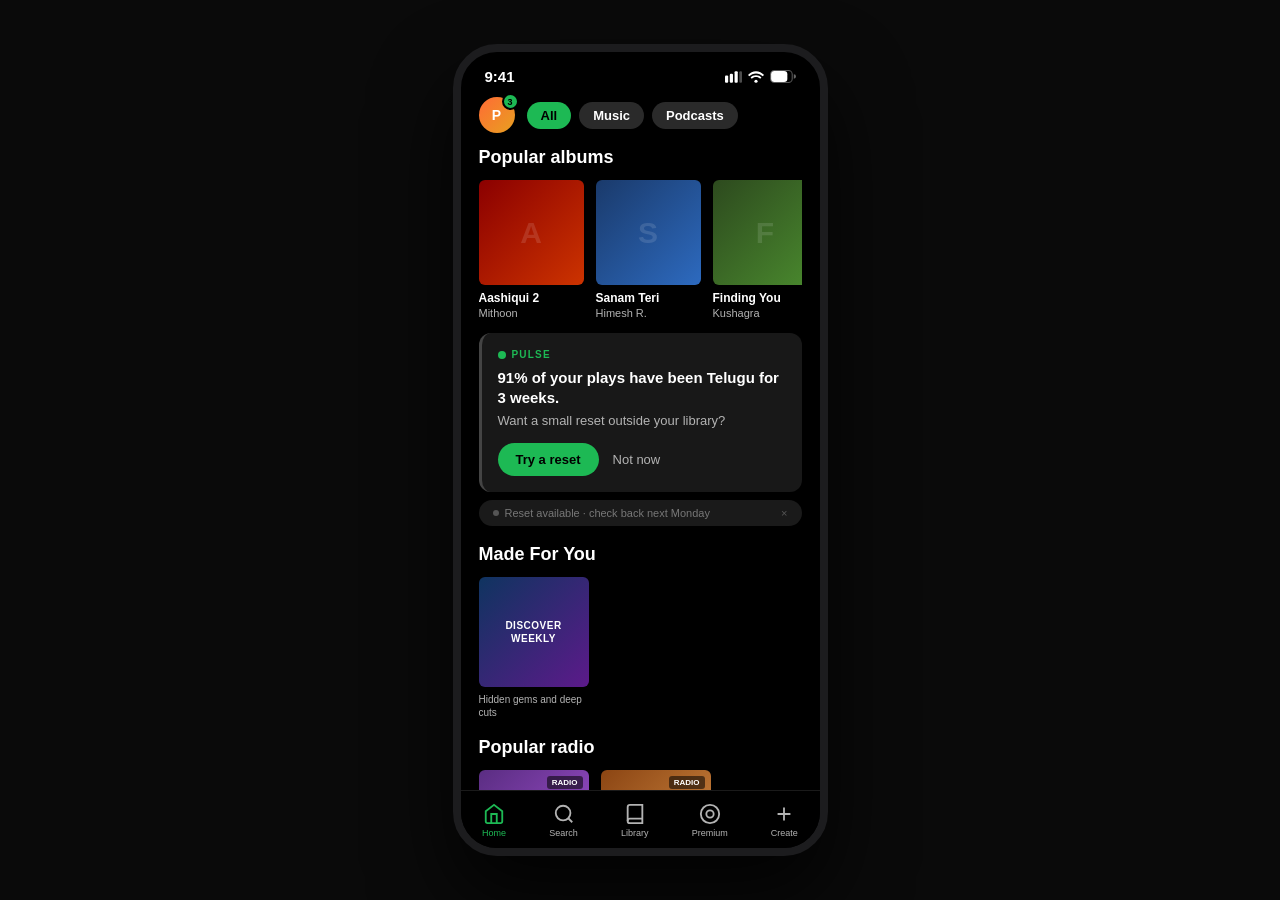
<file: doc/mockups/screen1-home-nudge.html>
<!DOCTYPE html>
<html lang="en">
<head>
<meta charset="UTF-8">
<title>Pulse — Screen 1</title>
<style>
* { margin:0; padding:0; box-sizing:border-box; }
body { background:#0a0a0a; display:flex; justify-content:center; align-items:center; min-height:100vh; font-family:-apple-system,BlinkMacSystemFont,'Segoe UI',sans-serif; padding:40px; }
.phone { width:375px; height:812px; background:#000; border-radius:44px; overflow:hidden; border:8px solid #1c1c1e; box-shadow:0 40px 80px rgba(0,0,0,0.8); display:flex; flex-direction:column; }
.content { flex:1; overflow:hidden; }
.status-bar { padding:16px 24px 0; display:flex; justify-content:space-between; align-items:center; }
.time { color:#fff; font-size:15px; font-weight:600; }
.status-icons { display:flex; gap:6px; align-items:center; }
.top-row { padding:12px 18px 8px; display:flex; align-items:center; gap:12px; }
.avatar-wrap { position:relative; flex-shrink:0; }
.avatar { width:36px; height:36px; border-radius:50%; background:linear-gradient(135deg,#ff6b35,#e8a020); display:flex; align-items:center; justify-content:center; color:#fff; font-size:14px; font-weight:700; }
.badge { position:absolute; top:-4px; right:-4px; background:#1DB954; border-radius:50%; width:17px; height:17px; display:flex; align-items:center; justify-content:center; color:#000; font-size:9px; font-weight:800; border:2px solid #000; }
.pills { display:flex; gap:8px; }
.pill { padding:6px 14px; border-radius:20px; font-size:13px; font-weight:600; }
.pill.active { background:#1DB954; color:#000; font-weight:700; }
.pill.inactive { background:#2A2A2A; color:#fff; }
.section { padding:6px 18px 0; }
.section-title { color:#fff; font-size:18px; font-weight:700; margin-bottom:12px; }
.albums-row { display:flex; gap:12px; overflow:hidden; }
.album { flex-shrink:0; width:105px; }
.album-art { width:105px; height:105px; border-radius:6px; display:flex; align-items:center; justify-content:center; }
.album-art span { color:rgba(255,255,255,0.12); font-size:30px; font-weight:900; }
.album-title { color:#fff; font-size:12px; font-weight:700; margin:6px 0 2px; line-height:1.2; }
.album-artist { color:#B3B3B3; font-size:11px; }
.pulse-card { margin:14px 18px 0; background:#181818; border-radius:12px; padding:16px; border-left:3px solid #444; }
.pulse-label { display:flex; align-items:center; gap:6px; margin-bottom:8px; }
.green-dot { width:8px; height:8px; border-radius:50%; background:#1DB954; }
.pulse-brand { color:#1DB954; font-size:10px; font-weight:800; letter-spacing:1.2px; }
.pulse-title { color:#fff; font-size:15px; font-weight:700; margin-bottom:5px; line-height:1.3; }
.pulse-sub { color:#B3B3B3; font-size:13px; margin-bottom:12px; line-height:1.4; }
.pulse-btns { display:flex; align-items:center; gap:14px; }
.btn-primary { background:#1DB954; color:#000; border:none; padding:9px 18px; border-radius:20px; font-size:13px; font-weight:800; }
.btn-secondary { color:#B3B3B3; font-size:13px; background:none; border:none; }
.dismiss-pill { margin:8px 18px 0; background:#1a1a1a; border-radius:20px; padding:7px 14px; display:flex; align-items:center; justify-content:space-between; }
.made-for { padding:18px 18px 0; }
.discover-art { width:110px; height:110px; border-radius:6px; background:linear-gradient(135deg,#0f3460,#5c1a8a); display:flex; flex-direction:column; align-items:center; justify-content:center; gap:2px; }
.discover-art span { color:#fff; font-size:10px; font-weight:700; letter-spacing:.5px; }
.discover-sub { color:#B3B3B3; font-size:10px; margin-top:6px; line-height:1.3; width:110px; }
.radio-section { padding:18px 18px 0; }
.radio-row { display:flex; gap:12px; }
.radio-tile { width:110px; height:74px; border-radius:6px; display:flex; align-items:flex-start; justify-content:flex-end; padding:6px; }
.radio-badge { background:rgba(0,0,0,0.55); color:#fff; font-size:8px; font-weight:700; padding:2px 5px; border-radius:3px; }
.coach-mark { margin:18px 12px 0; background:#181818; border-radius:10px; padding:11px 14px; border:1px solid #333; position:relative; }
.coach-arrow { position:absolute; top:-7px; left:44px; width:12px; height:12px; background:#181818; border-top:1px solid #333; border-left:1px solid #333; transform:rotate(45deg); }
.coach-text { color:#fff; font-size:10px; line-height:1.5; margin-bottom:4px; }
.coach-close { color:#B3B3B3; font-size:10px; }
.bottom-nav { background:#000; padding:12px 0 10px; display:flex; justify-content:space-around; align-items:center; border-top:0.5px solid #1a1a1a; flex-shrink:0; }
.nav-item { display:flex; flex-direction:column; align-items:center; gap:3px; }
</style>
</head>
<body>
<div class="phone">
  <div class="content">
    <div class="status-bar">
      <span class="time">9:41</span>
      <div class="status-icons">
        <svg width="17" height="12" viewBox="0 0 16 11" fill="white"><rect x="0" y="4" width="3" height="7" rx="1"/><rect x="4.5" y="2.5" width="3" height="8.5" rx="1"/><rect x="9" y="0" width="3" height="11" rx="1"/><rect x="13.5" y="0" width="2.5" height="11" rx="1" opacity="0.3"/></svg>
        <svg width="16" height="12" viewBox="0 0 15 11" fill="white"><path d="M7.5 2.2C5 2.2 2.8 3.2 1.2 4.9L0 3.7C2 1.4 4.6 0 7.5 0s5.5 1.4 7.5 3.7l-1.2 1.2C12.2 3.2 10 2.2 7.5 2.2z"/><path d="M7.5 5.5c-1.5 0-2.9.6-3.9 1.6L2.4 5.9C3.7 4.6 5.5 3.8 7.5 3.8s3.8.8 5.1 2.1l-1.2 1.2C10.4 6.1 9 5.5 7.5 5.5z"/><circle cx="7.5" cy="9.5" r="1.5"/></svg>
        <svg width="26" height="13" viewBox="0 0 24 12" fill="none"><rect x="0.5" y="0.5" width="20" height="11" rx="3.5" stroke="white" stroke-opacity="0.35"/><rect x="1" y="1" width="15" height="10" rx="3" fill="white"/><path d="M22 4v4a2 2 0 000-4z" fill="white" opacity="0.4"/></svg>
      </div>
    </div>
    <div class="top-row">
      <div class="avatar-wrap"><div class="avatar">P</div><div class="badge">3</div></div>
      <div class="pills">
        <span class="pill active">All</span>
        <span class="pill inactive">Music</span>
        <span class="pill inactive">Podcasts</span>
      </div>
    </div>
    <div class="section">
      <p class="section-title">Popular albums</p>
      <div class="albums-row">
        <div class="album"><div class="album-art" style="background:linear-gradient(135deg,#8B0000,#cc3300)"><span>A</span></div><p class="album-title">Aashiqui 2</p><p class="album-artist">Mithoon</p></div>
        <div class="album"><div class="album-art" style="background:linear-gradient(135deg,#1a3a6b,#2d6abf)"><span>S</span></div><p class="album-title">Sanam Teri</p><p class="album-artist">Himesh R.</p></div>
        <div class="album"><div class="album-art" style="background:linear-gradient(135deg,#2d4a1e,#4a8a2e)"><span>F</span></div><p class="album-title">Finding You</p><p class="album-artist">Kushagra</p></div>
      </div>
    </div>
    <div class="pulse-card">
      <div class="pulse-label"><div class="green-dot"></div><span class="pulse-brand">PULSE</span></div>
      <p class="pulse-title">91% of your plays have been Telugu for 3 weeks.</p>
      <p class="pulse-sub">Want a small reset outside your library?</p>
      <div class="pulse-btns"><button class="btn-primary">Try a reset</button><button class="btn-secondary">Not now</button></div>
    </div>
    <div class="dismiss-pill">
      <span style="color:#777;font-size:11px;display:flex;align-items:center;gap:6px"><span style="width:6px;height:6px;border-radius:50%;background:#555;display:inline-block"></span>Reset available · check back next Monday</span>
      <span style="color:#555;font-size:11px">×</span>
    </div>
    <div class="made-for">
      <p class="section-title">Made For You</p>
      <div><div class="discover-art"><span>DISCOVER</span><span>WEEKLY</span></div><p class="discover-sub">Hidden gems and deep cuts</p></div>
    </div>
    <div class="radio-section">
      <p class="section-title">Popular radio</p>
      <div class="radio-row">
        <div class="radio-tile" style="background:linear-gradient(135deg,#5a2d82,#9b4dca)"><span class="radio-badge">RADIO</span></div>
        <div class="radio-tile" style="background:linear-gradient(135deg,#8B4513,#cd853f)"><span class="radio-badge">RADIO</span></div>
      </div>
    </div>
    <div class="coach-mark">
      <div class="coach-arrow"></div>
      <p class="coach-text"><span style="color:#1DB954;font-weight:700">Pulse</span> notices when you get stuck on one thing for 3 weeks. It never touches your existing library.</p>
      <span class="coach-close">Got it</span>
    </div>
  </div>
  <div class="bottom-nav">
    <div class="nav-item"><svg width="22" height="22" viewBox="0 0 24 24" fill="none" stroke="#1DB954" stroke-width="2"><path d="M3 9l9-7 9 7v11a2 2 0 01-2 2H5a2 2 0 01-2-2z"/><polyline points="9 22 9 12 15 12 15 22"/></svg><span style="color:#1DB954;font-size:9px">Home</span></div>
    <div class="nav-item"><svg width="22" height="22" viewBox="0 0 24 24" fill="none" stroke="#B3B3B3" stroke-width="2"><circle cx="11" cy="11" r="8"/><line x1="21" y1="21" x2="16.65" y2="16.65"/></svg><span style="color:#B3B3B3;font-size:9px">Search</span></div>
    <div class="nav-item"><svg width="22" height="22" viewBox="0 0 24 24" fill="none" stroke="#B3B3B3" stroke-width="2"><path d="M4 19.5A2.5 2.5 0 016.5 17H20"/><path d="M6.5 2H20v20H6.5A2.5 2.5 0 014 19.5v-15A2.5 2.5 0 016.5 2z"/></svg><span style="color:#B3B3B3;font-size:9px">Library</span></div>
    <div class="nav-item"><svg width="22" height="22" viewBox="0 0 24 24" fill="none" stroke="#B3B3B3" stroke-width="2"><circle cx="12" cy="12" r="10"/><circle cx="12" cy="12" r="4"/></svg><span style="color:#B3B3B3;font-size:9px">Premium</span></div>
    <div class="nav-item"><svg width="22" height="22" viewBox="0 0 24 24" fill="none" stroke="#B3B3B3" stroke-width="2"><line x1="12" y1="5" x2="12" y2="19"/><line x1="5" y1="12" x2="19" y2="12"/></svg><span style="color:#B3B3B3;font-size:9px">Create</span></div>
  </div>
</div>
</body>
</html>
</file>
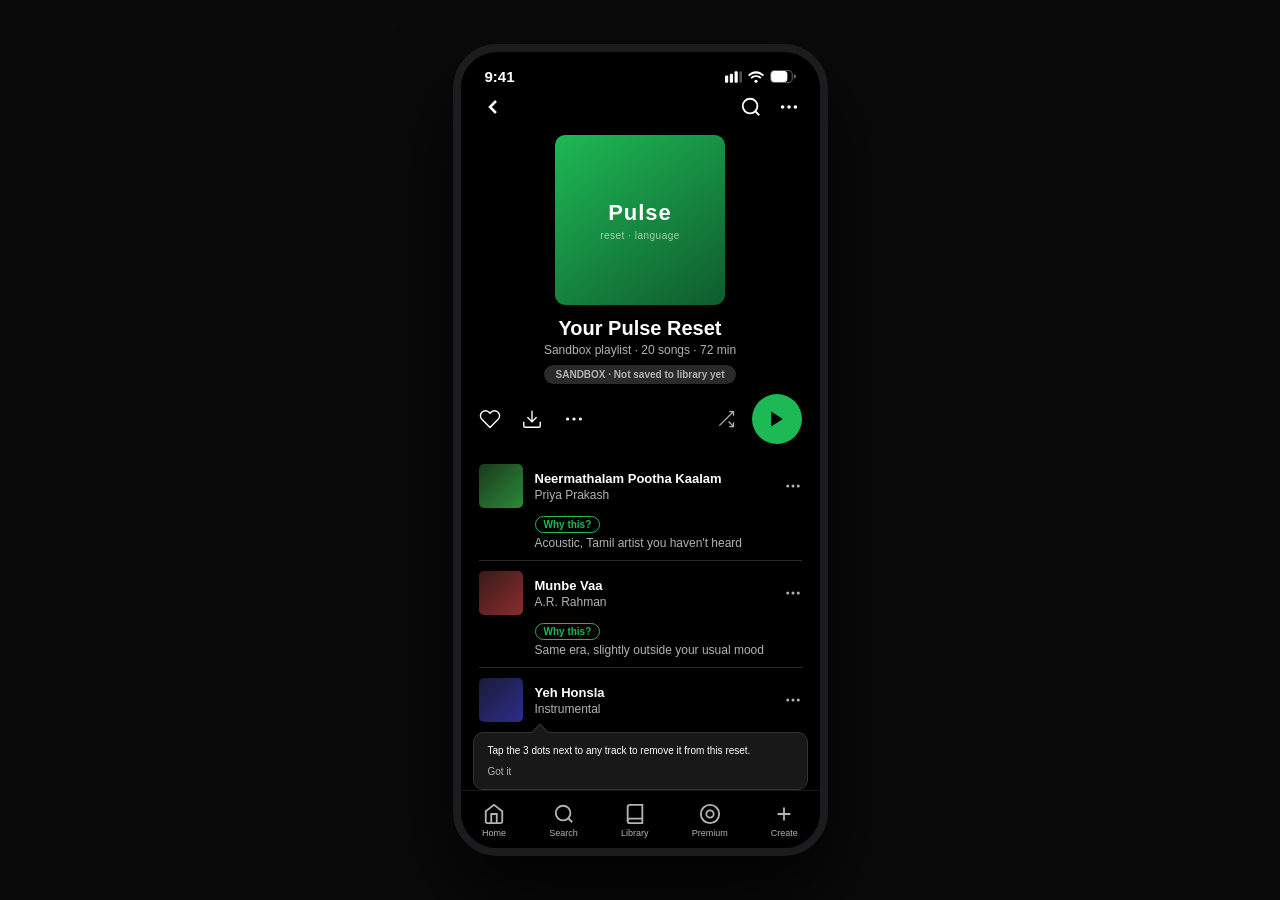
<file: doc/mockups/screen2-sandbox-playlist.html>
<!DOCTYPE html>
<html lang="en">
<head>
<meta charset="UTF-8">
<title>Pulse — Screen 2</title>
<style>
* { margin:0; padding:0; box-sizing:border-box; }
body { background:#0a0a0a; display:flex; justify-content:center; align-items:center; min-height:100vh; font-family:-apple-system,BlinkMacSystemFont,'Segoe UI',sans-serif; padding:40px; }
.phone { width:375px; height:812px; background:#000; border-radius:44px; overflow:hidden; border:8px solid #1c1c1e; box-shadow:0 40px 80px rgba(0,0,0,0.8); display:flex; flex-direction:column; }
.content { flex:1; overflow:hidden; display:flex; flex-direction:column; }
.status-bar { padding:16px 24px 0; display:flex; justify-content:space-between; align-items:center; flex-shrink:0; }
.time { color:#fff; font-size:15px; font-weight:600; }
.status-icons { display:flex; gap:6px; align-items:center; }
.nav-row { padding:10px 20px 0; display:flex; justify-content:space-between; align-items:center; flex-shrink:0; }
.playlist-header { padding:16px 18px 10px; display:flex; flex-direction:column; align-items:center; flex-shrink:0; }
.cover-art { width:170px; height:170px; border-radius:10px; background:linear-gradient(145deg,#1DB954,#0F5C2E); display:flex; flex-direction:column; align-items:center; justify-content:center; gap:4px; margin-bottom:12px; }
.cover-art .wordmark { color:#fff; font-size:22px; font-weight:800; letter-spacing:1px; }
.cover-art .sub { color:rgba(255,255,255,0.6); font-size:10px; letter-spacing:.5px; }
.playlist-title { color:#fff; font-size:20px; font-weight:800; margin-bottom:3px; }
.playlist-meta { color:#B3B3B3; font-size:12px; margin-bottom:8px; }
.sandbox-pill { background:#2A2A2A; color:#B3B3B3; font-size:10px; font-weight:600; padding:4px 12px; border-radius:20px; }
.action-row { padding:0 18px 10px; display:flex; justify-content:space-between; align-items:center; flex-shrink:0; }
.action-left { display:flex; gap:20px; align-items:center; }
.action-right { display:flex; gap:16px; align-items:center; }
.play-btn { width:50px; height:50px; border-radius:50%; background:#1DB954; display:flex; align-items:center; justify-content:center; }
.tracks { padding:0 18px; flex:1; overflow:hidden; }
.track-row { padding:10px 0; border-bottom:0.5px solid #2A2A2A; }
.track-row:last-child { border-bottom:none; }
.track-main { display:flex; align-items:center; gap:12px; }
.track-art { width:44px; height:44px; border-radius:5px; flex-shrink:0; }
.track-info { flex:1; min-width:0; }
.track-name { color:#fff; font-size:13px; font-weight:700; margin-bottom:2px; white-space:nowrap; overflow:hidden; text-overflow:ellipsis; }
.track-artist { color:#B3B3B3; font-size:12px; }
.track-why { margin-top:6px; padding-left:56px; }
.why-chip { border:1px solid #1DB954; color:#1DB954; font-size:10px; font-weight:700; padding:2px 8px; border-radius:10px; display:inline-block; margin-bottom:3px; }
.why-text { color:#B3B3B3; font-size:12px; }
.coach-mark { margin:10px 12px 0; background:#181818; border-radius:10px; padding:10px 14px; border:1px solid #333; position:relative; flex-shrink:0; }
.coach-arrow { position:absolute; top:-7px; left:60px; width:12px; height:12px; background:#181818; border-top:1px solid #333; border-left:1px solid #333; transform:rotate(45deg); }
.coach-text { color:#fff; font-size:10px; line-height:1.5; margin-bottom:3px; }
.coach-close { color:#B3B3B3; font-size:10px; }
.bottom-nav { background:#000; padding:12px 0 10px; display:flex; justify-content:space-around; align-items:center; border-top:0.5px solid #1a1a1a; flex-shrink:0; }
.nav-item { display:flex; flex-direction:column; align-items:center; gap:3px; }
</style>
</head>
<body>
<div class="phone">
  <div class="content">
    <div class="status-bar">
      <span class="time">9:41</span>
      <div class="status-icons">
        <svg width="17" height="12" viewBox="0 0 16 11" fill="white"><rect x="0" y="4" width="3" height="7" rx="1"/><rect x="4.5" y="2.5" width="3" height="8.5" rx="1"/><rect x="9" y="0" width="3" height="11" rx="1"/><rect x="13.5" y="0" width="2.5" height="11" rx="1" opacity="0.3"/></svg>
        <svg width="16" height="12" viewBox="0 0 15 11" fill="white"><path d="M7.5 2.2C5 2.2 2.8 3.2 1.2 4.9L0 3.7C2 1.4 4.6 0 7.5 0s5.5 1.4 7.5 3.7l-1.2 1.2C12.2 3.2 10 2.2 7.5 2.2z"/><path d="M7.5 5.5c-1.5 0-2.9.6-3.9 1.6L2.4 5.9C3.7 4.6 5.5 3.8 7.5 3.8s3.8.8 5.1 2.1l-1.2 1.2C10.4 6.1 9 5.5 7.5 5.5z"/><circle cx="7.5" cy="9.5" r="1.5"/></svg>
        <svg width="26" height="13" viewBox="0 0 24 12" fill="none"><rect x="0.5" y="0.5" width="20" height="11" rx="3.5" stroke="white" stroke-opacity="0.35"/><rect x="1" y="1" width="15" height="10" rx="3" fill="white"/><path d="M22 4v4a2 2 0 000-4z" fill="white" opacity="0.4"/></svg>
      </div>
    </div>
    <div class="nav-row">
      <svg width="24" height="24" viewBox="0 0 24 24" fill="none" stroke="white" stroke-width="2.5"><polyline points="15 18 9 12 15 6"/></svg>
      <div style="display:flex;gap:16px">
        <svg width="22" height="22" viewBox="0 0 24 24" fill="none" stroke="white" stroke-width="2"><circle cx="11" cy="11" r="8"/><line x1="21" y1="21" x2="16.65" y2="16.65"/></svg>
        <svg width="22" height="22" viewBox="0 0 24 24" fill="none" stroke="white" stroke-width="2"><circle cx="12" cy="12" r="1"/><circle cx="19" cy="12" r="1"/><circle cx="5" cy="12" r="1"/></svg>
      </div>
    </div>
    <div class="playlist-header">
      <div class="cover-art"><span class="wordmark">Pulse</span><span class="sub">reset · language</span></div>
      <p class="playlist-title">Your Pulse Reset</p>
      <p class="playlist-meta">Sandbox playlist · 20 songs · 72 min</p>
      <span class="sandbox-pill">SANDBOX · Not saved to library yet</span>
    </div>
    <div class="action-row">
      <div class="action-left">
        <svg width="22" height="22" viewBox="0 0 24 24" fill="none" stroke="white" stroke-width="1.5"><path d="M20.84 4.61a5.5 5.5 0 00-7.78 0L12 5.67l-1.06-1.06a5.5 5.5 0 00-7.78 7.78l1.06 1.06L12 21.23l7.78-7.78 1.06-1.06a5.5 5.5 0 000-7.78z"/></svg>
        <svg width="22" height="22" viewBox="0 0 24 24" fill="none" stroke="white" stroke-width="1.5"><path d="M21 15v4a2 2 0 01-2 2H5a2 2 0 01-2-2v-4"/><polyline points="7 10 12 15 17 10"/><line x1="12" y1="15" x2="12" y2="3"/></svg>
        <svg width="22" height="22" viewBox="0 0 24 24" fill="none" stroke="white" stroke-width="1.5"><circle cx="12" cy="12" r="1"/><circle cx="19" cy="12" r="1"/><circle cx="5" cy="12" r="1"/></svg>
      </div>
      <div class="action-right">
        <svg width="20" height="20" viewBox="0 0 24 24" fill="none" stroke="#B3B3B3" stroke-width="1.5"><polyline points="16 3 21 3 21 8"/><line x1="4" y1="20" x2="21" y2="3"/><polyline points="21 16 21 21 16 21"/><line x1="15" y1="15" x2="21" y2="21"/></svg>
        <div class="play-btn"><svg width="20" height="20" viewBox="0 0 24 24" fill="#000"><polygon points="5 3 19 12 5 21 5 3"/></svg></div>
      </div>
    </div>
    <div class="tracks">
      <div class="track-row">
        <div class="track-main"><div class="track-art" style="background:linear-gradient(135deg,#1a3a1a,#2d8a3a)"></div><div class="track-info"><p class="track-name">Neermathalam Pootha Kaalam</p><p class="track-artist">Priya Prakash</p></div><svg width="18" height="18" viewBox="0 0 24 24" fill="none" stroke="#B3B3B3" stroke-width="2"><circle cx="12" cy="12" r="1"/><circle cx="19" cy="12" r="1"/><circle cx="5" cy="12" r="1"/></svg></div>
        <div class="track-why"><span class="why-chip">Why this?</span><p class="why-text">Acoustic, Tamil artist you haven't heard</p></div>
      </div>
      <div class="track-row">
        <div class="track-main"><div class="track-art" style="background:linear-gradient(135deg,#3a1a1a,#8a2d2d)"></div><div class="track-info"><p class="track-name">Munbe Vaa</p><p class="track-artist">A.R. Rahman</p></div><svg width="18" height="18" viewBox="0 0 24 24" fill="none" stroke="#B3B3B3" stroke-width="2"><circle cx="12" cy="12" r="1"/><circle cx="19" cy="12" r="1"/><circle cx="5" cy="12" r="1"/></svg></div>
        <div class="track-why"><span class="why-chip">Why this?</span><p class="why-text">Same era, slightly outside your usual mood</p></div>
      </div>
      <div class="track-row">
        <div class="track-main"><div class="track-art" style="background:linear-gradient(135deg,#1a1a3a,#2d2d8a)"></div><div class="track-info"><p class="track-name">Yeh Honsla</p><p class="track-artist">Instrumental</p></div><svg width="18" height="18" viewBox="0 0 24 24" fill="none" stroke="#B3B3B3" stroke-width="2"><circle cx="12" cy="12" r="1"/><circle cx="19" cy="12" r="1"/><circle cx="5" cy="12" r="1"/></svg></div>
        <div class="track-why"><span class="why-chip">Why this?</span><p class="why-text">Bollywood instrumental, new to you</p></div>
      </div>
      <div class="track-row">
        <div class="track-main"><div class="track-art" style="background:linear-gradient(135deg,#3a2a1a,#8a5a2d)"></div><div class="track-info"><p class="track-name">Vaathi Coming</p><p class="track-artist">Anirudh Ravichander</p></div><svg width="18" height="18" viewBox="0 0 24 24" fill="none" stroke="#B3B3B3" stroke-width="2"><circle cx="12" cy="12" r="1"/><circle cx="19" cy="12" r="1"/><circle cx="5" cy="12" r="1"/></svg></div>
        <div class="track-why"><span class="why-chip">Why this?</span><p class="why-text">Similar tempo, different language</p></div>
      </div>
      <div class="track-row">
        <div class="track-main"><div class="track-art" style="background:linear-gradient(135deg,#2a1a3a,#6a2d8a)"></div><div class="track-info"><p class="track-name">Ilayaraja Classics Vol. 2</p><p class="track-artist">Ilayaraja</p></div><svg width="18" height="18" viewBox="0 0 24 24" fill="none" stroke="#B3B3B3" stroke-width="2"><circle cx="12" cy="12" r="1"/><circle cx="19" cy="12" r="1"/><circle cx="5" cy="12" r="1"/></svg></div>
        <div class="track-why"><span class="why-chip">Why this?</span><p class="why-text">Your genre, unfamiliar producer</p></div>
      </div>
    </div>
    <div class="coach-mark">
      <div class="coach-arrow"></div>
      <p class="coach-text">Tap the 3 dots next to any track to remove it from this reset.</p>
      <span class="coach-close">Got it</span>
    </div>
  </div>
  <div class="bottom-nav">
    <div class="nav-item"><svg width="22" height="22" viewBox="0 0 24 24" fill="none" stroke="#B3B3B3" stroke-width="2"><path d="M3 9l9-7 9 7v11a2 2 0 01-2 2H5a2 2 0 01-2-2z"/><polyline points="9 22 9 12 15 12 15 22"/></svg><span style="color:#B3B3B3;font-size:9px">Home</span></div>
    <div class="nav-item"><svg width="22" height="22" viewBox="0 0 24 24" fill="none" stroke="#B3B3B3" stroke-width="2"><circle cx="11" cy="11" r="8"/><line x1="21" y1="21" x2="16.65" y2="16.65"/></svg><span style="color:#B3B3B3;font-size:9px">Search</span></div>
    <div class="nav-item"><svg width="22" height="22" viewBox="0 0 24 24" fill="none" stroke="#B3B3B3" stroke-width="2"><path d="M4 19.5A2.5 2.5 0 016.5 17H20"/><path d="M6.5 2H20v20H6.5A2.5 2.5 0 014 19.5v-15A2.5 2.5 0 016.5 2z"/></svg><span style="color:#B3B3B3;font-size:9px">Library</span></div>
    <div class="nav-item"><svg width="22" height="22" viewBox="0 0 24 24" fill="none" stroke="#B3B3B3" stroke-width="2"><circle cx="12" cy="12" r="10"/><circle cx="12" cy="12" r="4"/></svg><span style="color:#B3B3B3;font-size:9px">Premium</span></div>
    <div class="nav-item"><svg width="22" height="22" viewBox="0 0 24 24" fill="none" stroke="#B3B3B3" stroke-width="2"><line x1="12" y1="5" x2="12" y2="19"/><line x1="5" y1="12" x2="19" y2="12"/></svg><span style="color:#B3B3B3;font-size:9px">Create</span></div>
  </div>
</div>
</body>
</html>
</file>
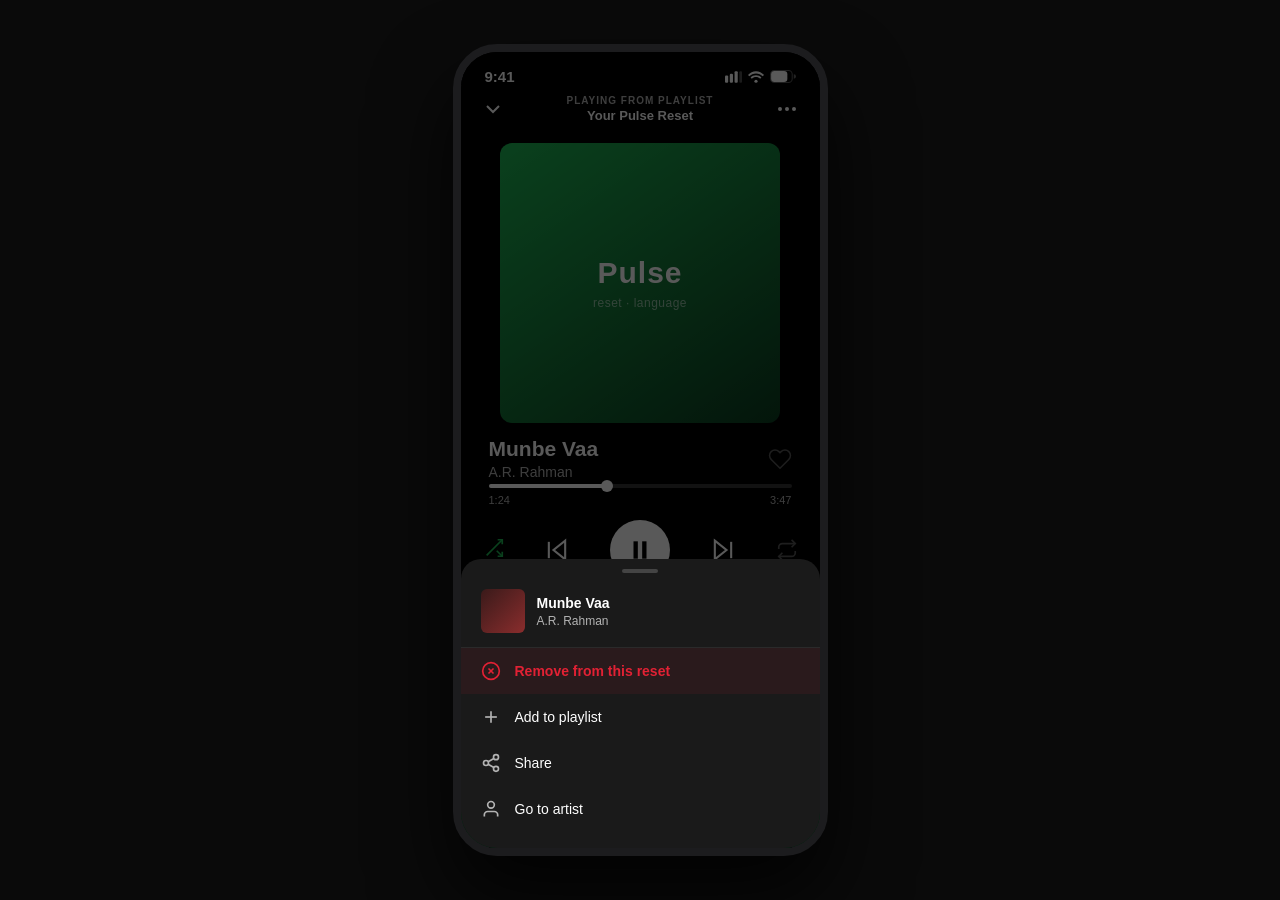
<file: doc/mockups/screen3-now-playing.html>
<!DOCTYPE html>
<html lang="en">
<head>
<meta charset="UTF-8">
<title>Pulse — Screen 3</title>
<style>
* { margin:0; padding:0; box-sizing:border-box; }
body { background:#0a0a0a; display:flex; justify-content:center; align-items:center; min-height:100vh; font-family:-apple-system,BlinkMacSystemFont,'Segoe UI',sans-serif; padding:40px; }
.phone { width:375px; height:812px; background:#000; border-radius:44px; overflow:hidden; border:8px solid #1c1c1e; box-shadow:0 40px 80px rgba(0,0,0,0.8); display:flex; flex-direction:column; position:relative; }
.status-bar { background:#000; padding:16px 24px 0; display:flex; justify-content:space-between; align-items:center; flex-shrink:0; }
.time { color:#fff; font-size:15px; font-weight:600; }
.status-icons { display:flex; gap:6px; align-items:center; }
.nav-row { padding:10px 20px 0; display:flex; justify-content:space-between; align-items:center; flex-shrink:0; }
.now-label { text-align:center; }
.now-from { color:#B3B3B3; font-size:10px; font-weight:600; letter-spacing:1px; margin:0; }
.now-playlist { color:#fff; font-size:13px; font-weight:700; margin:2px 0 0; }
.cover-wrap { padding:20px 28px 14px; display:flex; justify-content:center; flex-shrink:0; }
.cover-art { width:280px; height:280px; border-radius:12px; background:linear-gradient(145deg,#1DB954,#0a3d1f); display:flex; flex-direction:column; align-items:center; justify-content:center; gap:6px; }
.cover-art .wordmark { color:#fff; font-size:30px; font-weight:800; letter-spacing:1px; }
.cover-art .sub { color:rgba(255,255,255,0.55); font-size:12px; letter-spacing:.5px; }
.track-row { padding:0 28px; display:flex; justify-content:space-between; align-items:center; margin-bottom:4px; flex-shrink:0; }
.track-name { color:#fff; font-size:21px; font-weight:800; margin:0 0 3px; }
.track-artist { color:#B3B3B3; font-size:14px; }
.progress-wrap { padding:0 28px; margin-bottom:14px; flex-shrink:0; }
.progress-bar { height:4px; background:#333; border-radius:2px; margin-bottom:6px; position:relative; }
.progress-fill { height:4px; width:38%; background:#fff; border-radius:2px; }
.progress-thumb { width:12px; height:12px; background:#fff; border-radius:50%; position:absolute; top:-4px; left:37%; }
.progress-times { display:flex; justify-content:space-between; }
.progress-times span { color:#B3B3B3; font-size:11px; }
.controls { padding:0 22px; display:flex; justify-content:space-between; align-items:center; margin-bottom:10px; flex-shrink:0; }
.play-btn { width:60px; height:60px; border-radius:50%; background:#fff; display:flex; align-items:center; justify-content:center; }
.shuffle-wrap { position:relative; }
.shuffle-dot { width:4px; height:4px; background:#1DB954; border-radius:50%; position:absolute; bottom:-7px; left:50%; transform:translateX(-50%); }
.device-row { padding:0 28px 10px; display:flex; justify-content:center; align-items:center; gap:7px; flex-shrink:0; }
.device-row span { color:#B3B3B3; font-size:12px; }
.coach-mark { margin:0 12px; background:#181818; border-radius:10px; padding:10px 14px; border:1px solid #333; position:relative; flex-shrink:0; }
.coach-arrow { position:absolute; bottom:-7px; right:50px; width:12px; height:12px; background:#181818; border-bottom:1px solid #333; border-right:1px solid #333; transform:rotate(45deg); }
.coach-text { color:#fff; font-size:10px; line-height:1.4; margin-bottom:3px; }
.coach-close { color:#B3B3B3; font-size:10px; }
.spacer { flex:1; }
.pulse-ribbon { background:#0F5C2E; padding:12px 18px; display:flex; align-items:center; justify-content:space-between; flex-shrink:0; }
.ribbon-left { display:flex; align-items:center; gap:7px; }
.ribbon-dot { width:8px; height:8px; border-radius:50%; background:#1DB954; }
.ribbon-label { color:#fff; font-size:13px; font-weight:700; }
.ribbon-center { color:rgba(255,255,255,0.6); font-size:12px; }
.ribbon-btn { background:#1DB954; color:#000; border:none; padding:7px 14px; border-radius:16px; font-size:12px; font-weight:800; }
.overlay { position:absolute; top:0; left:0; right:0; bottom:0; background:rgba(0,0,0,0.65); z-index:10; }
.bottom-sheet { position:absolute; bottom:0; left:0; right:0; background:#1a1a1a; border-radius:20px 20px 0 0; padding:0 0 16px; z-index:11; }
.drag-handle-wrap { display:flex; justify-content:center; padding:10px 0 6px; }
.drag-handle { width:36px; height:4px; background:#444; border-radius:2px; }
.sheet-track { display:flex; align-items:center; gap:12px; padding:10px 20px 14px; border-bottom:0.5px solid #2A2A2A; }
.sheet-art { width:44px; height:44px; border-radius:6px; background:linear-gradient(135deg,#3a1a1a,#8a2d2d); }
.sheet-option { display:flex; align-items:center; gap:14px; padding:13px 20px; }
</style>
</head>
<body>
<div class="phone">
  <div class="status-bar"><span class="time">9:41</span><div class="status-icons"><svg width="17" height="12" viewBox="0 0 16 11" fill="white"><rect x="0" y="4" width="3" height="7" rx="1"/><rect x="4.5" y="2.5" width="3" height="8.5" rx="1"/><rect x="9" y="0" width="3" height="11" rx="1"/><rect x="13.5" y="0" width="2.5" height="11" rx="1" opacity="0.3"/></svg><svg width="16" height="12" viewBox="0 0 15 11" fill="white"><path d="M7.5 2.2C5 2.2 2.8 3.2 1.2 4.9L0 3.7C2 1.4 4.6 0 7.5 0s5.5 1.4 7.5 3.7l-1.2 1.2C12.2 3.2 10 2.2 7.5 2.2z"/><path d="M7.5 5.5c-1.5 0-2.9.6-3.9 1.6L2.4 5.9C3.7 4.6 5.5 3.8 7.5 3.8s3.8.8 5.1 2.1l-1.2 1.2C10.4 6.1 9 5.5 7.5 5.5z"/><circle cx="7.5" cy="9.5" r="1.5"/></svg><svg width="26" height="13" viewBox="0 0 24 12" fill="none"><rect x="0.5" y="0.5" width="20" height="11" rx="3.5" stroke="white" stroke-opacity="0.35"/><rect x="1" y="1" width="15" height="10" rx="3" fill="white"/><path d="M22 4v4a2 2 0 000-4z" fill="white" opacity="0.4"/></svg></div></div>
  <div class="nav-row"><svg width="24" height="24" viewBox="0 0 24 24" fill="none" stroke="white" stroke-width="2"><polyline points="6 9 12 15 18 9"/></svg><div class="now-label"><p class="now-from">PLAYING FROM PLAYLIST</p><p class="now-playlist">Your Pulse Reset</p></div><svg width="24" height="24" viewBox="0 0 24 24" fill="none" stroke="white" stroke-width="2"><circle cx="12" cy="12" r="1"/><circle cx="19" cy="12" r="1"/><circle cx="5" cy="12" r="1"/></svg></div>
  <div class="cover-wrap"><div class="cover-art"><span class="wordmark">Pulse</span><span class="sub">reset · language</span></div></div>
  <div class="track-row"><div><p class="track-name">Munbe Vaa</p><p class="track-artist">A.R. Rahman</p></div><svg width="24" height="24" viewBox="0 0 24 24" fill="none" stroke="#555" stroke-width="1.5"><path d="M20.84 4.61a5.5 5.5 0 00-7.78 0L12 5.67l-1.06-1.06a5.5 5.5 0 00-7.78 7.78l1.06 1.06L12 21.23l7.78-7.78 1.06-1.06a5.5 5.5 0 000-7.78z"/></svg></div>
  <div class="progress-wrap"><div class="progress-bar"><div class="progress-fill"></div><div class="progress-thumb"></div></div><div class="progress-times"><span>1:24</span><span>3:47</span></div></div>
  <div class="controls">
    <div class="shuffle-wrap"><svg width="22" height="22" viewBox="0 0 24 24" fill="none" stroke="#1DB954" stroke-width="1.8"><polyline points="16 3 21 3 21 8"/><line x1="4" y1="20" x2="21" y2="3"/><polyline points="21 16 21 21 16 21"/><line x1="15" y1="15" x2="21" y2="21"/></svg><div class="shuffle-dot"></div></div>
    <svg width="28" height="28" viewBox="0 0 24 24" fill="none" stroke="white" stroke-width="1.8"><polygon points="19 20 9 12 19 4 19 20"/><line x1="5" y1="19" x2="5" y2="5"/></svg>
    <div class="play-btn"><svg width="26" height="26" viewBox="0 0 24 24" fill="#000"><rect x="6" y="4" width="4" height="16"/><rect x="14" y="4" width="4" height="16"/></svg></div>
    <svg width="28" height="28" viewBox="0 0 24 24" fill="none" stroke="white" stroke-width="1.8"><polygon points="5 4 15 12 5 20 5 4"/><line x1="19" y1="5" x2="19" y2="19"/></svg>
    <svg width="22" height="22" viewBox="0 0 24 24" fill="none" stroke="#555" stroke-width="1.8"><polyline points="17 1 21 5 17 9"/><path d="M3 11V9a4 4 0 014-4h14"/><polyline points="7 23 3 19 7 15"/><path d="M21 13v2a4 4 0 01-4 4H3"/></svg>
  </div>
  <div class="device-row"><svg width="16" height="16" viewBox="0 0 24 24" fill="none" stroke="#555" stroke-width="2"><rect x="2" y="3" width="20" height="14" rx="2"/><line x1="8" y1="21" x2="16" y2="21"/><line x1="12" y1="17" x2="12" y2="21"/></svg><span>This iPhone</span></div>
  <div class="coach-mark"><div class="coach-arrow"></div><p class="coach-text">Tap the 3 dots at the top to remove a track or see more options for any song in this sandbox.</p><span class="coach-close">Got it</span></div>
  <div class="spacer"></div>
  <div class="pulse-ribbon"><div class="ribbon-left"><div class="ribbon-dot"></div><span class="ribbon-label">Pulse Sandbox</span></div><span class="ribbon-center">8 days left</span><button class="ribbon-btn">Keep or Revert</button></div>
  <div class="overlay"></div>
  <div class="bottom-sheet">
    <div class="drag-handle-wrap"><div class="drag-handle"></div></div>
    <div class="sheet-track"><div class="sheet-art"></div><div><p style="color:#fff;font-size:14px;font-weight:700;margin:0">Munbe Vaa</p><p style="color:#B3B3B3;font-size:12px;margin:3px 0 0">A.R. Rahman</p></div></div>
    <div class="sheet-option" style="background:rgba(226,33,52,0.08)"><svg width="20" height="20" viewBox="0 0 24 24" fill="none" stroke="#E22134" stroke-width="2"><circle cx="12" cy="12" r="10"/><line x1="15" y1="9" x2="9" y2="15"/><line x1="9" y1="9" x2="15" y2="15"/></svg><span style="color:#E22134;font-size:14px;font-weight:700">Remove from this reset</span></div>
    <div class="sheet-option"><svg width="20" height="20" viewBox="0 0 24 24" fill="none" stroke="#B3B3B3" stroke-width="2"><line x1="12" y1="5" x2="12" y2="19"/><line x1="5" y1="12" x2="19" y2="12"/></svg><span style="color:#fff;font-size:14px">Add to playlist</span></div>
    <div class="sheet-option"><svg width="20" height="20" viewBox="0 0 24 24" fill="none" stroke="#B3B3B3" stroke-width="2"><circle cx="18" cy="5" r="3"/><circle cx="6" cy="12" r="3"/><circle cx="18" cy="19" r="3"/><line x1="8.59" y1="13.51" x2="15.42" y2="17.49"/><line x1="15.41" y1="6.51" x2="8.59" y2="10.49"/></svg><span style="color:#fff;font-size:14px">Share</span></div>
    <div class="sheet-option"><svg width="20" height="20" viewBox="0 0 24 24" fill="none" stroke="#B3B3B3" stroke-width="2"><path d="M20 21v-2a4 4 0 00-4-4H8a4 4 0 00-4 4v2"/><circle cx="12" cy="7" r="4"/></svg><span style="color:#fff;font-size:14px">Go to artist</span></div>
  </div>
</div>
</body>
</html>
</file>
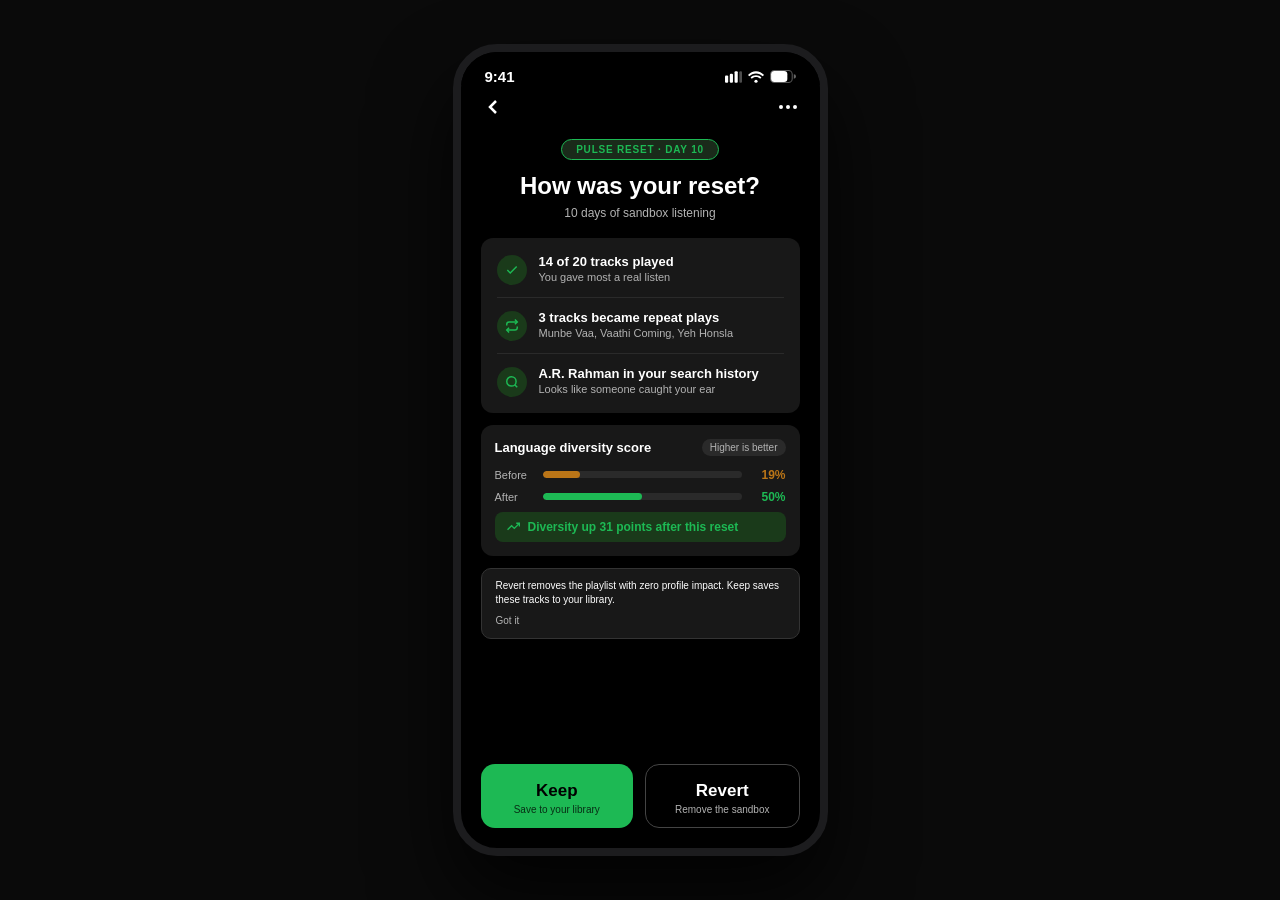
<file: doc/mockups/screen4-keep-or-revert.html>
<!DOCTYPE html>
<html lang="en">
<head>
<meta charset="UTF-8">
<title>Pulse — Screen 4</title>
<style>
* { margin:0; padding:0; box-sizing:border-box; }
body { background:#0a0a0a; display:flex; justify-content:center; align-items:center; min-height:100vh; font-family:-apple-system,BlinkMacSystemFont,'Segoe UI',sans-serif; padding:40px; }
.phone { width:375px; height:812px; background:#000; border-radius:44px; overflow:hidden; border:8px solid #1c1c1e; box-shadow:0 40px 80px rgba(0,0,0,0.8); display:flex; flex-direction:column; }
.status-bar { background:#000; padding:16px 24px 0; display:flex; justify-content:space-between; align-items:center; flex-shrink:0; }
.time { color:#fff; font-size:15px; font-weight:600; }
.status-icons { display:flex; gap:6px; align-items:center; }
.nav-row { padding:10px 20px 0; display:flex; justify-content:space-between; align-items:center; flex-shrink:0; }
.page-header { padding:20px 22px 0; display:flex; flex-direction:column; align-items:center; flex-shrink:0; }
.day-pill { background:#1a2a1a; color:#1DB954; font-size:10px; font-weight:800; padding:4px 14px; border-radius:20px; letter-spacing:.8px; margin-bottom:12px; border:1px solid #1DB954; }
.page-title { color:#fff; font-size:24px; font-weight:800; text-align:center; margin-bottom:5px; line-height:1.2; }
.page-sub { color:#B3B3B3; font-size:12px; text-align:center; margin-bottom:18px; }
.summary-card { margin:0 20px; background:#181818; border-radius:12px; padding:16px; flex-shrink:0; }
.stat-row { display:flex; align-items:flex-start; gap:12px; }
.stat-row + .stat-row { padding-top:12px; margin-top:12px; border-top:0.5px solid #2A2A2A; }
.stat-icon { width:30px; height:30px; border-radius:50%; background:#1a3a1a; display:flex; align-items:center; justify-content:center; flex-shrink:0; margin-top:1px; }
.stat-title { color:#fff; font-size:13px; font-weight:600; margin:0 0 2px; }
.stat-sub { color:#B3B3B3; font-size:11px; margin:0; }
.score-card { margin:12px 20px 0; background:#181818; border-radius:12px; padding:14px; flex-shrink:0; }
.score-header { display:flex; justify-content:space-between; align-items:center; margin-bottom:12px; }
.score-title { color:#fff; font-size:13px; font-weight:700; }
.score-tag { background:#2A2A2A; color:#B3B3B3; font-size:10px; padding:3px 8px; border-radius:10px; }
.score-row { display:flex; align-items:center; gap:10px; margin-bottom:8px; }
.score-label { color:#B3B3B3; font-size:11px; width:38px; flex-shrink:0; }
.score-bar-wrap { flex:1; height:7px; background:#2A2A2A; border-radius:4px; overflow:hidden; }
.score-bar { height:7px; border-radius:4px; }
.score-value { font-size:12px; font-weight:700; width:34px; text-align:right; }
.score-callout { background:#1a3a1a; border-radius:8px; padding:8px 12px; display:flex; align-items:center; gap:8px; margin-top:4px; }
.score-callout span { color:#1DB954; font-size:12px; font-weight:600; }
.coach-mark { margin:12px 20px 0; background:#181818; border-radius:10px; padding:10px 14px; border:1px solid #333; position:relative; flex-shrink:0; }
.coach-text { color:#fff; font-size:10px; line-height:1.4; margin-bottom:3px; }
.coach-close { color:#B3B3B3; font-size:10px; }
.spacer { flex:1; }
.action-btns { padding:0 20px 20px; display:flex; gap:12px; flex-shrink:0; }
.btn-keep { flex:1; background:#1DB954; color:#000; border:none; padding:16px 10px 12px; border-radius:14px; cursor:pointer; text-align:center; }
.btn-keep .label { font-size:17px; font-weight:800; display:block; margin-bottom:3px; }
.btn-keep .sublabel { font-size:10px; font-weight:500; opacity:0.75; display:block; }
.btn-revert { flex:1; background:transparent; color:#fff; border:1.5px solid #444; padding:16px 10px 12px; border-radius:14px; cursor:pointer; text-align:center; }
.btn-revert .label { font-size:17px; font-weight:700; display:block; margin-bottom:3px; }
.btn-revert .sublabel { font-size:10px; color:#B3B3B3; display:block; }
</style>
</head>
<body>
<div class="phone">
  <div class="status-bar"><span class="time">9:41</span><div class="status-icons"><svg width="17" height="12" viewBox="0 0 16 11" fill="white"><rect x="0" y="4" width="3" height="7" rx="1"/><rect x="4.5" y="2.5" width="3" height="8.5" rx="1"/><rect x="9" y="0" width="3" height="11" rx="1"/><rect x="13.5" y="0" width="2.5" height="11" rx="1" opacity="0.3"/></svg><svg width="16" height="12" viewBox="0 0 15 11" fill="white"><path d="M7.5 2.2C5 2.2 2.8 3.2 1.2 4.9L0 3.7C2 1.4 4.6 0 7.5 0s5.5 1.4 7.5 3.7l-1.2 1.2C12.2 3.2 10 2.2 7.5 2.2z"/><path d="M7.5 5.5c-1.5 0-2.9.6-3.9 1.6L2.4 5.9C3.7 4.6 5.5 3.8 7.5 3.8s3.8.8 5.1 2.1l-1.2 1.2C10.4 6.1 9 5.5 7.5 5.5z"/><circle cx="7.5" cy="9.5" r="1.5"/></svg><svg width="26" height="13" viewBox="0 0 24 12" fill="none"><rect x="0.5" y="0.5" width="20" height="11" rx="3.5" stroke="white" stroke-opacity="0.35"/><rect x="1" y="1" width="15" height="10" rx="3" fill="white"/><path d="M22 4v4a2 2 0 000-4z" fill="white" opacity="0.4"/></svg></div></div>
  <div class="nav-row"><svg width="24" height="24" viewBox="0 0 24 24" fill="none" stroke="white" stroke-width="2.5"><polyline points="15 18 9 12 15 6"/></svg><svg width="24" height="24" viewBox="0 0 24 24" fill="none" stroke="white" stroke-width="2"><circle cx="12" cy="12" r="1"/><circle cx="19" cy="12" r="1"/><circle cx="5" cy="12" r="1"/></svg></div>
  <div class="page-header">
    <span class="day-pill">PULSE RESET · DAY 10</span>
    <p class="page-title">How was your reset?</p>
    <p class="page-sub">10 days of sandbox listening</p>
  </div>
  <div class="summary-card">
    <div class="stat-row"><div class="stat-icon"><svg width="14" height="14" viewBox="0 0 24 24" fill="none" stroke="#1DB954" stroke-width="2.5"><polyline points="20 6 9 17 4 12"/></svg></div><div><p class="stat-title">14 of 20 tracks played</p><p class="stat-sub">You gave most a real listen</p></div></div>
    <div class="stat-row"><div class="stat-icon"><svg width="14" height="14" viewBox="0 0 24 24" fill="none" stroke="#1DB954" stroke-width="2.5"><polyline points="17 1 21 5 17 9"/><path d="M3 11V9a4 4 0 014-4h14"/><polyline points="7 23 3 19 7 15"/><path d="M21 13v2a4 4 0 01-4 4H3"/></svg></div><div><p class="stat-title">3 tracks became repeat plays</p><p class="stat-sub">Munbe Vaa, Vaathi Coming, Yeh Honsla</p></div></div>
    <div class="stat-row"><div class="stat-icon"><svg width="14" height="14" viewBox="0 0 24 24" fill="none" stroke="#1DB954" stroke-width="2.5"><circle cx="11" cy="11" r="8"/><line x1="21" y1="21" x2="16.65" y2="16.65"/></svg></div><div><p class="stat-title">A.R. Rahman in your search history</p><p class="stat-sub">Looks like someone caught your ear</p></div></div>
  </div>
  <div class="score-card">
    <div class="score-header"><span class="score-title">Language diversity score</span><span class="score-tag">Higher is better</span></div>
    <div class="score-row"><span class="score-label">Before</span><div class="score-bar-wrap"><div class="score-bar" style="width:19%;background:#BA7517"></div></div><span class="score-value" style="color:#BA7517">19%</span></div>
    <div class="score-row"><span class="score-label">After</span><div class="score-bar-wrap"><div class="score-bar" style="width:50%;background:#1DB954"></div></div><span class="score-value" style="color:#1DB954">50%</span></div>
    <div class="score-callout"><svg width="13" height="13" viewBox="0 0 24 24" fill="none" stroke="#1DB954" stroke-width="2.5"><polyline points="23 6 13.5 15.5 8.5 10.5 1 18"/><polyline points="17 6 23 6 23 12"/></svg><span>Diversity up 31 points after this reset</span></div>
  </div>
  <div class="coach-mark">
    <p class="coach-text">Revert removes the playlist with zero profile impact. Keep saves these tracks to your library.</p>
    <span class="coach-close">Got it</span>
  </div>
  <div class="spacer"></div>
  <div class="action-btns">
    <button class="btn-keep"><span class="label">Keep</span><span class="sublabel">Save to your library</span></button>
    <button class="btn-revert"><span class="label">Revert</span><span class="sublabel">Remove the sandbox</span></button>
  </div>
</div>
</body>
</html>
</file>
